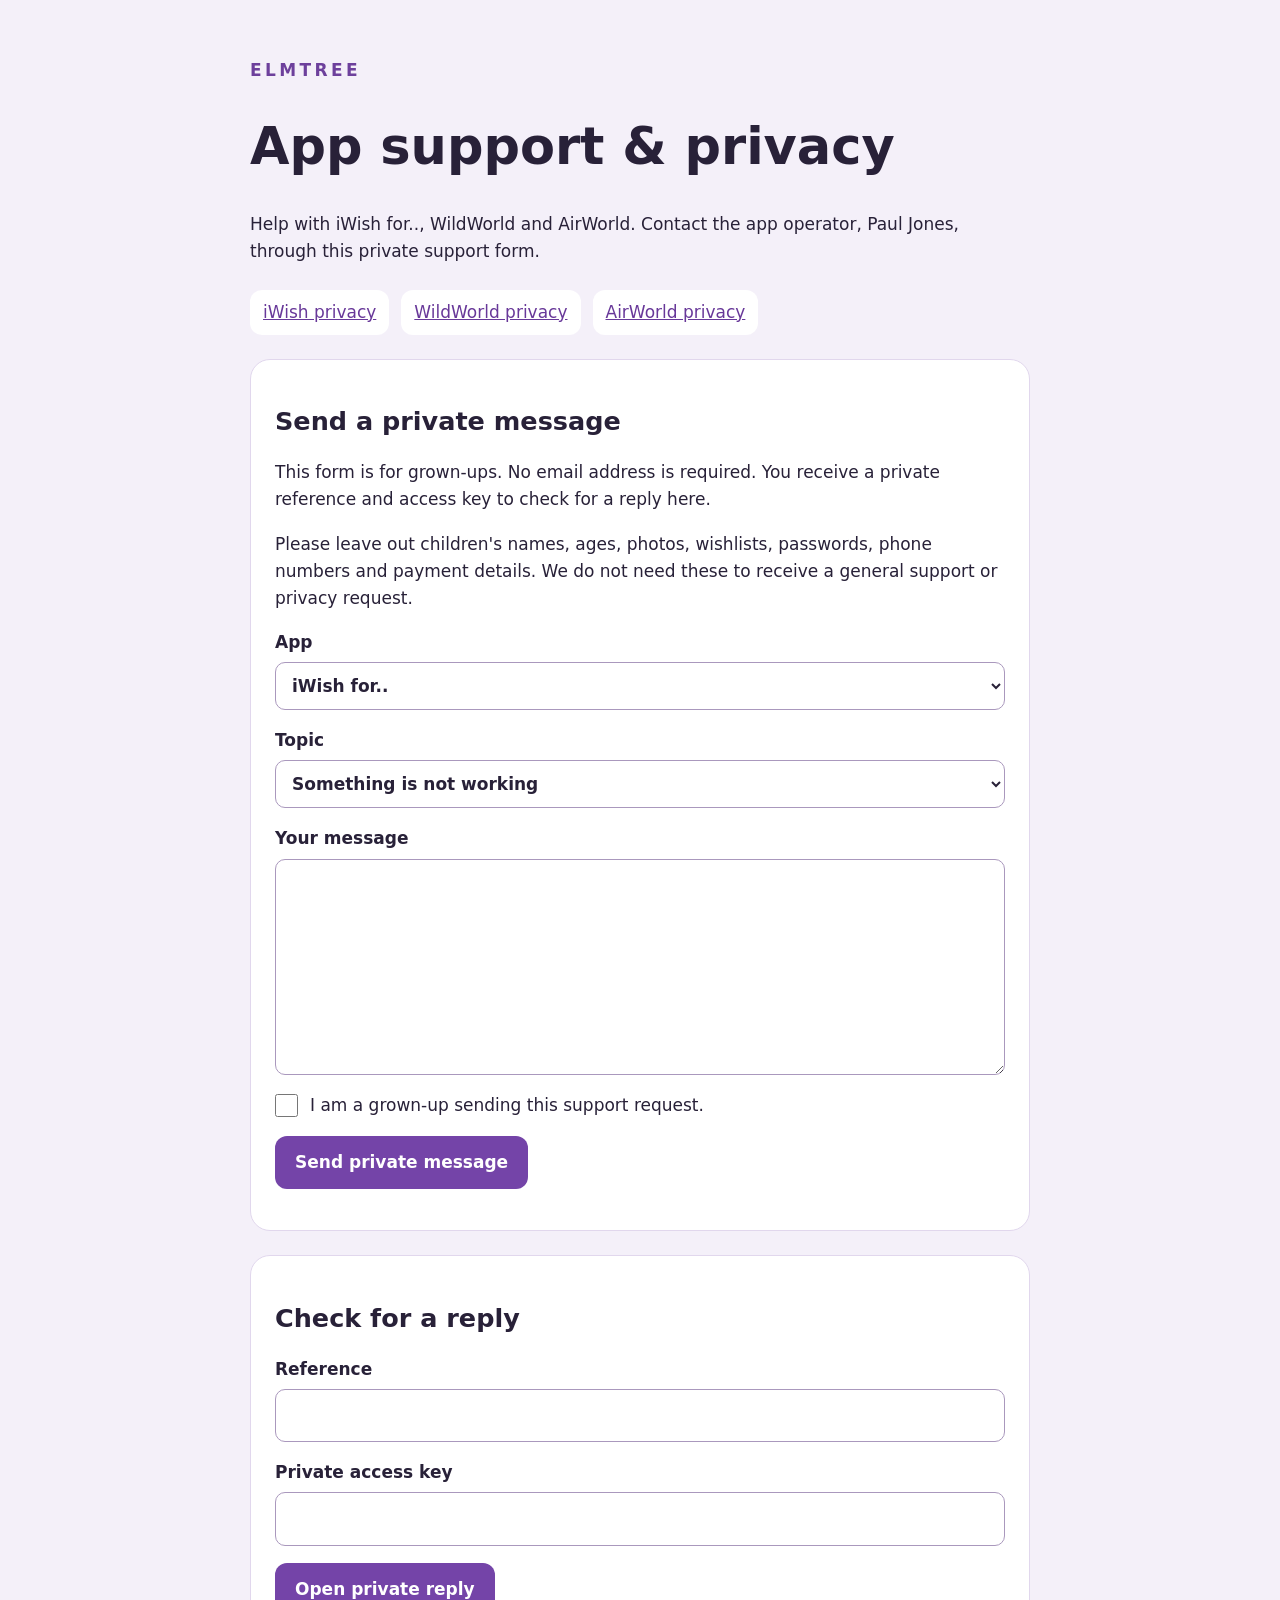
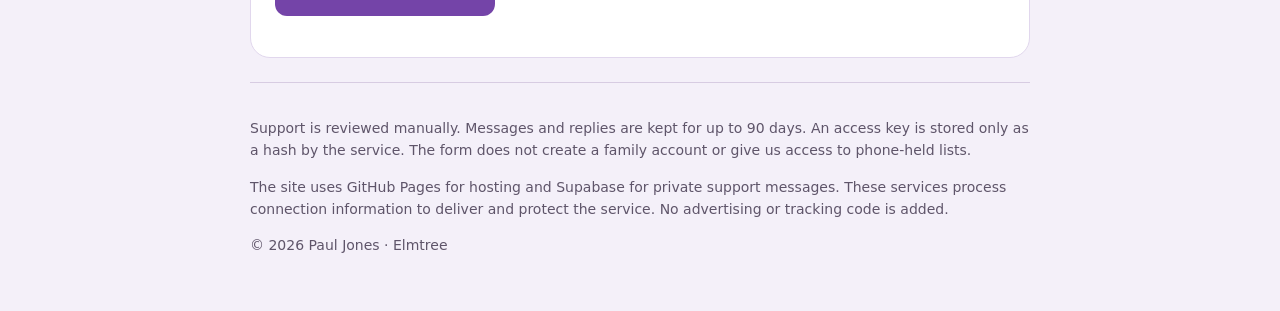
<file: index.html>
<!doctype html><html lang="en"><head><meta charset="utf-8"><meta name="viewport" content="width=device-width,initial-scale=1"><meta name="referrer" content="no-referrer"><meta http-equiv="Content-Security-Policy" content="default-src 'self'; connect-src https://fhrljdghwdedxhmypvoh.supabase.co; img-src 'self' data:; object-src 'none'; base-uri 'none'; form-action 'none'"><title>Elmtree app support</title><link rel="stylesheet" href="style.css"><script src="support.js" defer></script></head><body><main><p class="brand">ELMTREE</p><h1>App support &amp; privacy</h1><p>Help with iWish for.., WildWorld and AirWorld. Contact the app operator, Paul Jones, through this private support form.</p><nav aria-label="Privacy notices"><a href="iwish-privacy.html">iWish privacy</a><a href="wildworld-privacy.html">WildWorld privacy</a><a href="airworld-privacy.html">AirWorld privacy</a></nav><section><h2>Send a private message</h2><p>This form is for grown-ups. No email address is required. You receive a private reference and access key to check for a reply here.</p><p>Please leave out children's names, ages, photos, wishlists, passwords, phone numbers and payment details. We do not need these to receive a general support or privacy request.</p><form id="contact"><label>App<select name="app"><option value="iwish">iWish for..</option><option value="wildworld">WildWorld</option><option value="airworld">AirWorld</option></select></label><label>Topic<select name="topic"><option value="problem">Something is not working</option><option value="wrong-content">A photo or fact needs correcting</option><option value="privacy">Privacy or deletion request</option><option value="idea">An idea</option><option value="other">Something else</option></select></label><label>Your message<textarea name="message" minlength="10" maxlength="3000" required rows="7"></textarea></label><label class="check"><input type="checkbox" name="adult" required>I am a grown-up sending this support request.</label><button type="submit">Send private message</button></form><p id="send-status" role="status"></p><div id="receipt" hidden><h3>Keep these private</h3><p>Save both values. They open any reply; we cannot send you a reminder.</p><label>Reference<input id="new-reference" readonly></label><label>Access key<input id="new-key" readonly></label></div></section><section><h2>Check for a reply</h2><form id="lookup"><label>Reference<input name="reference" required autocomplete="off"></label><label>Private access key<input name="key" required autocomplete="off" type="password"></label><button type="submit">Open private reply</button></form><p id="reply-status" role="status"></p><pre id="reply"></pre></section><footer><p>Support is reviewed manually. Messages and replies are kept for up to 90 days. An access key is stored only as a hash by the service. The form does not create a family account or give us access to phone-held lists.</p><p>The site uses GitHub Pages for hosting and Supabase for private support messages. These services process connection information to deliver and protect the service. No advertising or tracking code is added.</p><p>© 2026 Paul Jones · Elmtree</p></footer></main></body></html>
</file>
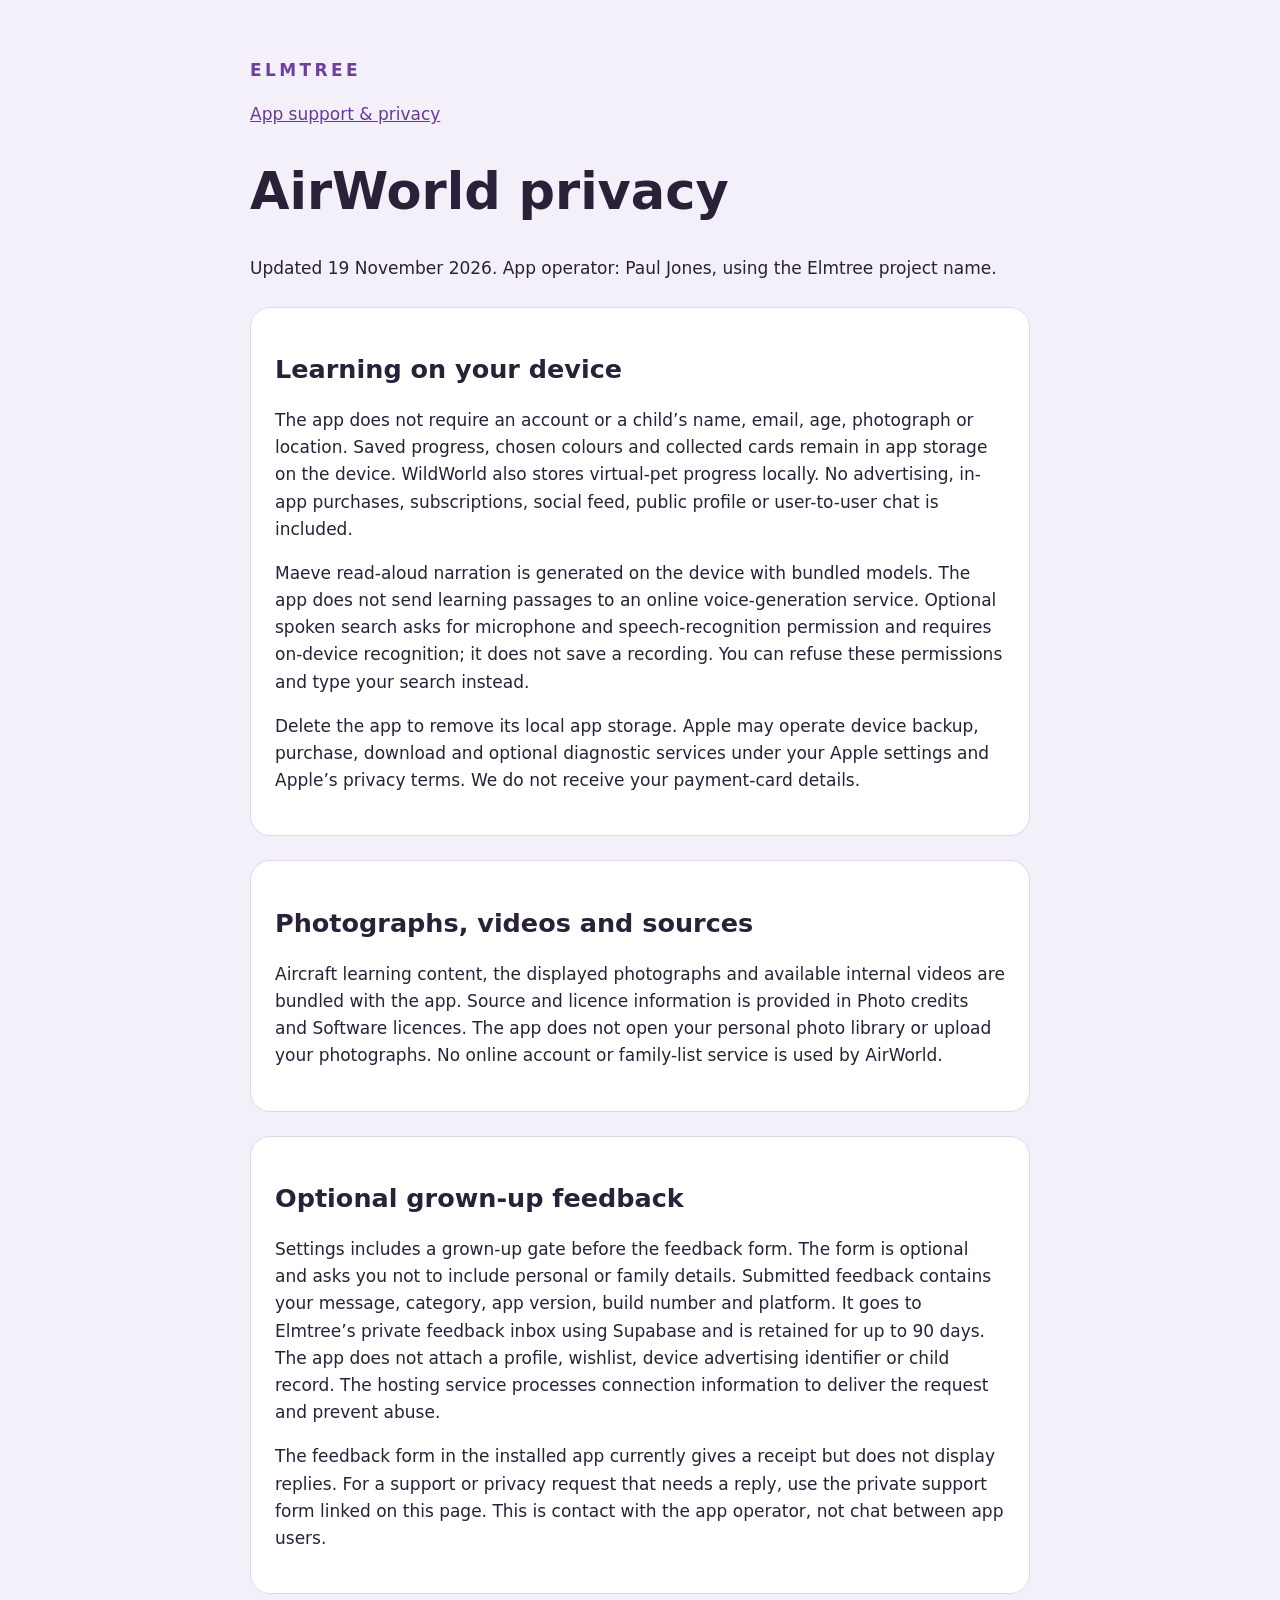
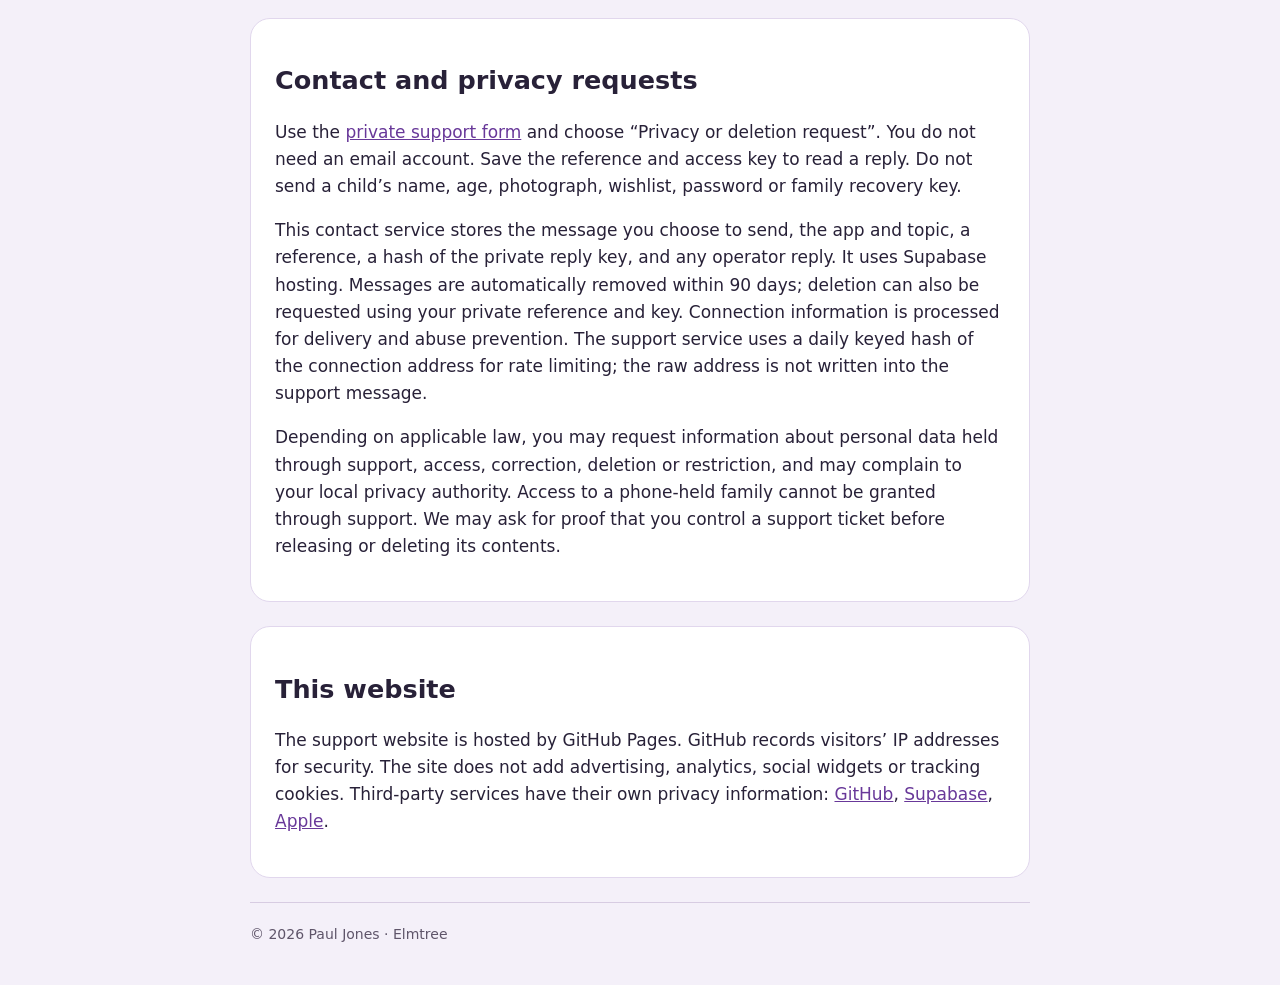
<file: airworld-privacy.html>
<!doctype html><html lang="en"><head><meta charset="utf-8"><meta name="viewport" content="width=device-width,initial-scale=1"><meta name="referrer" content="no-referrer"><title>AirWorld privacy</title><link rel="stylesheet" href="style.css"></head><body><main><p class="brand">ELMTREE</p><a href="index.html">App support &amp; privacy</a><h1>AirWorld privacy</h1><p>Updated 19 November 2026. App operator: Paul Jones, using the Elmtree project name.</p><section><h2>Learning on your device</h2><p>The app does not require an account or a child’s name, email, age, photograph or location. Saved progress, chosen colours and collected cards remain in app storage on the device. WildWorld also stores virtual-pet progress locally. No advertising, in-app purchases, subscriptions, social feed, public profile or user-to-user chat is included.</p><p>Maeve read-aloud narration is generated on the device with bundled models. The app does not send learning passages to an online voice-generation service. Optional spoken search asks for microphone and speech-recognition permission and requires on-device recognition; it does not save a recording. You can refuse these permissions and type your search instead.</p><p>Delete the app to remove its local app storage. Apple may operate device backup, purchase, download and optional diagnostic services under your Apple settings and Apple’s privacy terms. We do not receive your payment-card details.</p></section><section><h2>Photographs, videos and sources</h2><p>Aircraft learning content, the displayed photographs and available internal videos are bundled with the app. Source and licence information is provided in Photo credits and Software licences. The app does not open your personal photo library or upload your photographs. No online account or family-list service is used by AirWorld.</p></section><section><h2>Optional grown-up feedback</h2><p>Settings includes a grown-up gate before the feedback form. The form is optional and asks you not to include personal or family details. Submitted feedback contains your message, category, app version, build number and platform. It goes to Elmtree’s private feedback inbox using Supabase and is retained for up to 90 days. The app does not attach a profile, wishlist, device advertising identifier or child record. The hosting service processes connection information to deliver the request and prevent abuse.</p><p>The feedback form in the installed app currently gives a receipt but does not display replies. For a support or privacy request that needs a reply, use the private support form linked on this page. This is contact with the app operator, not chat between app users.</p></section><section><h2>Contact and privacy requests</h2><p>Use the <a href="index.html">private support form</a> and choose “Privacy or deletion request”. You do not need an email account. Save the reference and access key to read a reply. Do not send a child’s name, age, photograph, wishlist, password or family recovery key.</p><p>This contact service stores the message you choose to send, the app and topic, a reference, a hash of the private reply key, and any operator reply. It uses Supabase hosting. Messages are automatically removed within 90 days; deletion can also be requested using your private reference and key. Connection information is processed for delivery and abuse prevention. The support service uses a daily keyed hash of the connection address for rate limiting; the raw address is not written into the support message.</p><p>Depending on applicable law, you may request information about personal data held through support, access, correction, deletion or restriction, and may complain to your local privacy authority. Access to a phone-held family cannot be granted through support. We may ask for proof that you control a support ticket before releasing or deleting its contents.</p></section><section><h2>This website</h2><p>The support website is hosted by GitHub Pages. GitHub records visitors’ IP addresses for security. The site does not add advertising, analytics, social widgets or tracking cookies. Third-party services have their own privacy information: <a href="https://docs.github.com/en/site-policy/privacy-policies/github-general-privacy-statement">GitHub</a>, <a href="https://supabase.com/privacy">Supabase</a>, <a href="https://www.apple.com/legal/privacy/">Apple</a>.</p></section><footer>© 2026 Paul Jones · Elmtree</footer></main></body></html>
</file>
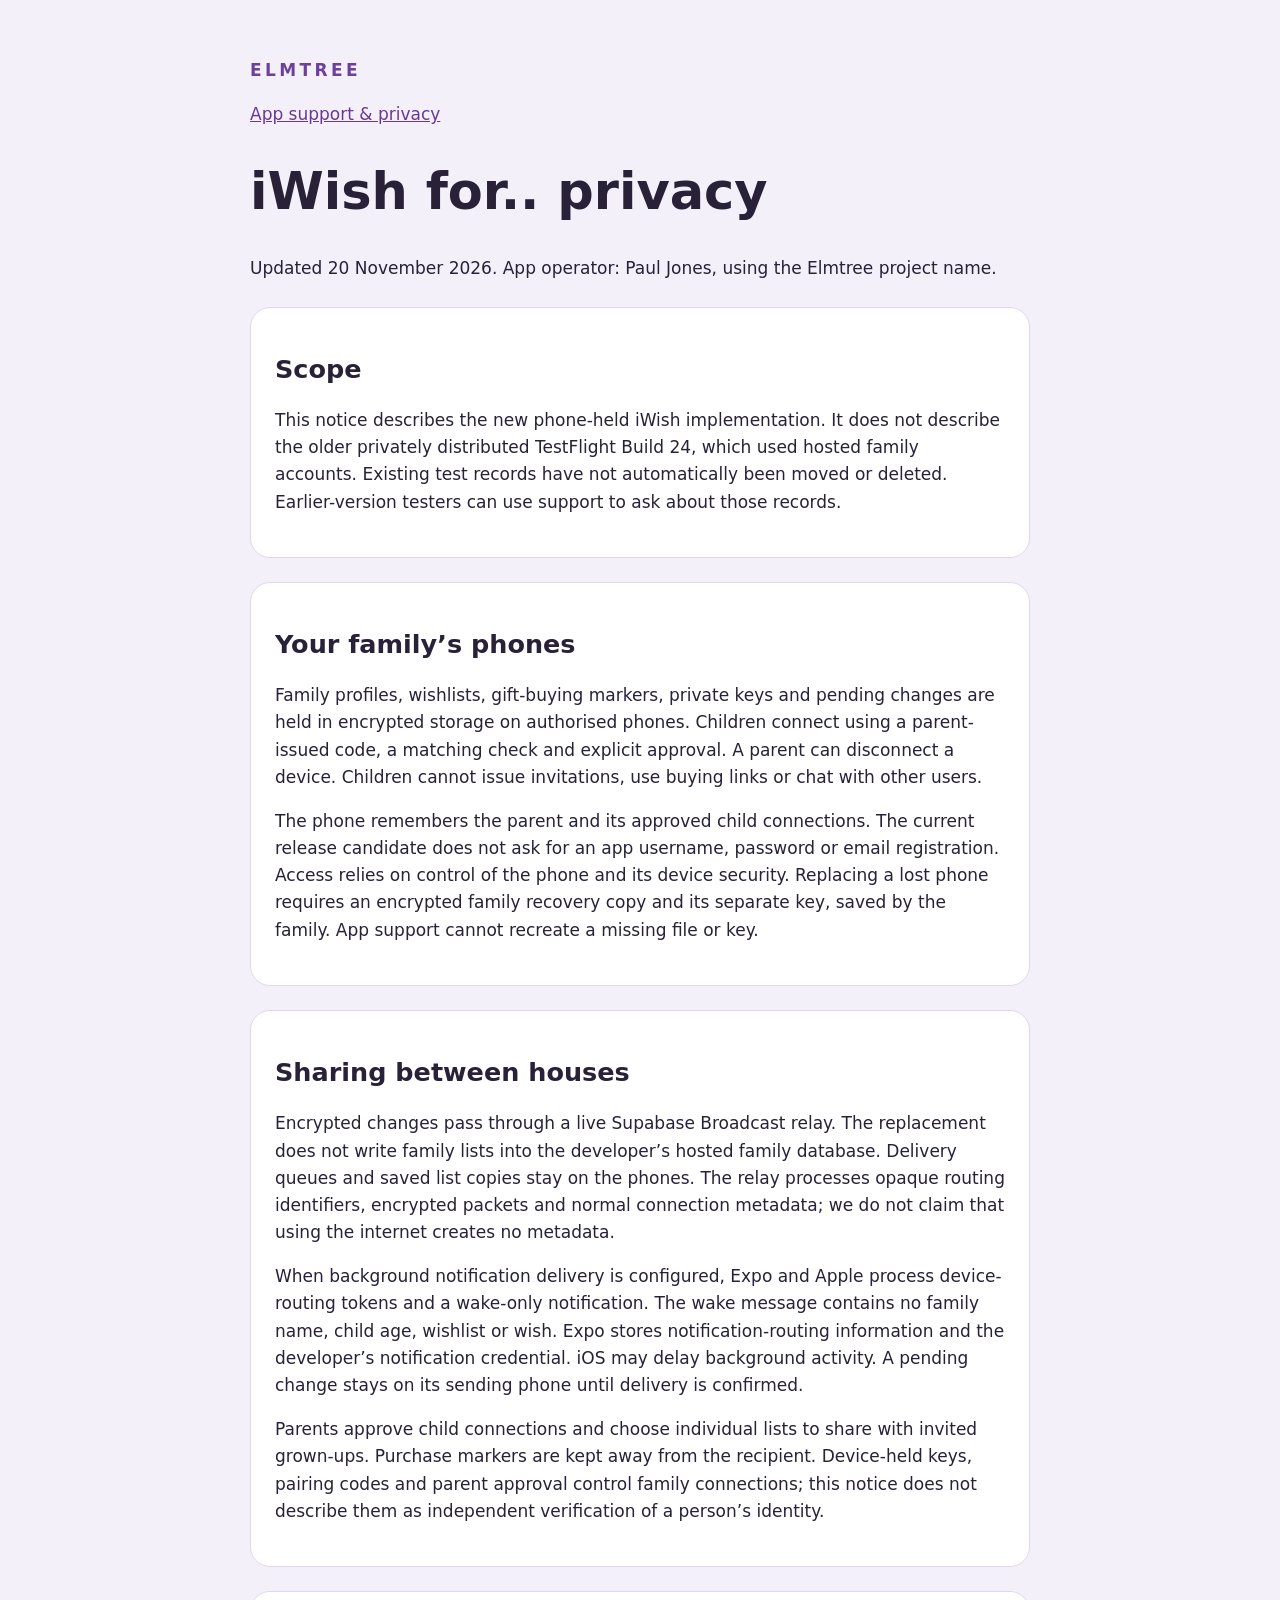
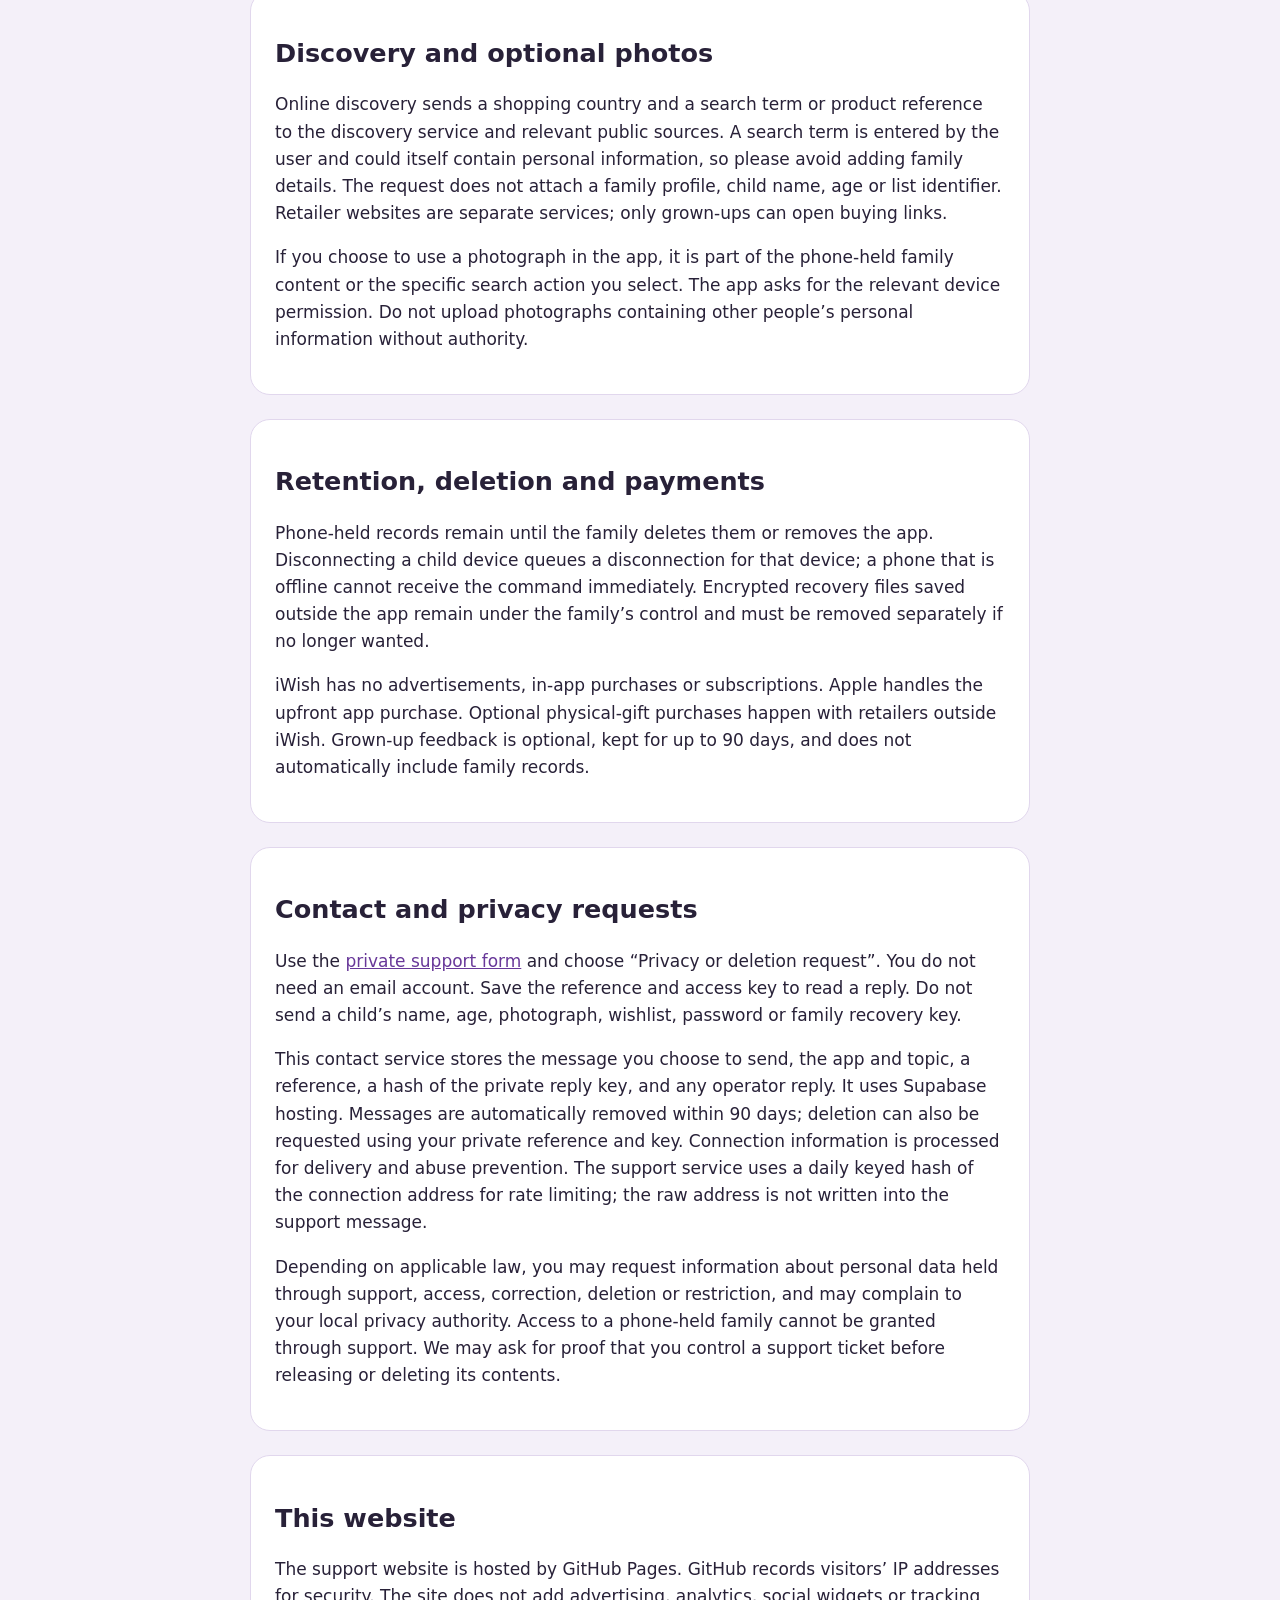
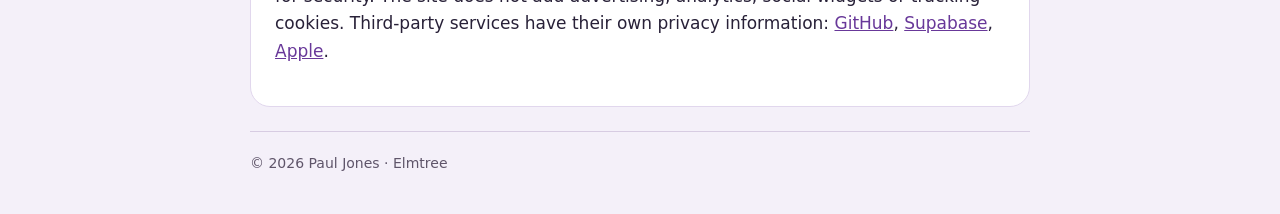
<file: iwish-privacy.html>
<!doctype html><html lang="en"><head><meta charset="utf-8"><meta name="viewport" content="width=device-width,initial-scale=1"><meta name="referrer" content="no-referrer"><title>iWish for.. privacy</title><link rel="stylesheet" href="style.css"></head><body><main><p class="brand">ELMTREE</p><a href="index.html">App support &amp; privacy</a><h1>iWish for.. privacy</h1><p>Updated 20 November 2026. App operator: Paul Jones, using the Elmtree project name.</p><section><h2>Scope</h2><p>This notice describes the new phone-held iWish implementation. It does not describe the older privately distributed TestFlight Build 24, which used hosted family accounts. Existing test records have not automatically been moved or deleted. Earlier-version testers can use support to ask about those records.</p></section><section><h2>Your family’s phones</h2><p>Family profiles, wishlists, gift-buying markers, private keys and pending changes are held in encrypted storage on authorised phones. Children connect using a parent-issued code, a matching check and explicit approval. A parent can disconnect a device. Children cannot issue invitations, use buying links or chat with other users.</p><p>The phone remembers the parent and its approved child connections. The current release candidate does not ask for an app username, password or email registration. Access relies on control of the phone and its device security. Replacing a lost phone requires an encrypted family recovery copy and its separate key, saved by the family. App support cannot recreate a missing file or key.</p></section><section><h2>Sharing between houses</h2><p>Encrypted changes pass through a live Supabase Broadcast relay. The replacement does not write family lists into the developer’s hosted family database. Delivery queues and saved list copies stay on the phones. The relay processes opaque routing identifiers, encrypted packets and normal connection metadata; we do not claim that using the internet creates no metadata.</p><p>When background notification delivery is configured, Expo and Apple process device-routing tokens and a wake-only notification. The wake message contains no family name, child age, wishlist or wish. Expo stores notification-routing information and the developer’s notification credential. iOS may delay background activity. A pending change stays on its sending phone until delivery is confirmed.</p><p>Parents approve child connections and choose individual lists to share with invited grown-ups. Purchase markers are kept away from the recipient. Device-held keys, pairing codes and parent approval control family connections; this notice does not describe them as independent verification of a person’s identity.</p></section><section><h2>Discovery and optional photos</h2><p>Online discovery sends a shopping country and a search term or product reference to the discovery service and relevant public sources. A search term is entered by the user and could itself contain personal information, so please avoid adding family details. The request does not attach a family profile, child name, age or list identifier. Retailer websites are separate services; only grown-ups can open buying links.</p><p>If you choose to use a photograph in the app, it is part of the phone-held family content or the specific search action you select. The app asks for the relevant device permission. Do not upload photographs containing other people’s personal information without authority.</p></section><section><h2>Retention, deletion and payments</h2><p>Phone-held records remain until the family deletes them or removes the app. Disconnecting a child device queues a disconnection for that device; a phone that is offline cannot receive the command immediately. Encrypted recovery files saved outside the app remain under the family’s control and must be removed separately if no longer wanted.</p><p>iWish has no advertisements, in-app purchases or subscriptions. Apple handles the upfront app purchase. Optional physical-gift purchases happen with retailers outside iWish. Grown-up feedback is optional, kept for up to 90 days, and does not automatically include family records.</p></section><section><h2>Contact and privacy requests</h2><p>Use the <a href="index.html">private support form</a> and choose “Privacy or deletion request”. You do not need an email account. Save the reference and access key to read a reply. Do not send a child’s name, age, photograph, wishlist, password or family recovery key.</p><p>This contact service stores the message you choose to send, the app and topic, a reference, a hash of the private reply key, and any operator reply. It uses Supabase hosting. Messages are automatically removed within 90 days; deletion can also be requested using your private reference and key. Connection information is processed for delivery and abuse prevention. The support service uses a daily keyed hash of the connection address for rate limiting; the raw address is not written into the support message.</p><p>Depending on applicable law, you may request information about personal data held through support, access, correction, deletion or restriction, and may complain to your local privacy authority. Access to a phone-held family cannot be granted through support. We may ask for proof that you control a support ticket before releasing or deleting its contents.</p></section><section><h2>This website</h2><p>The support website is hosted by GitHub Pages. GitHub records visitors’ IP addresses for security. The site does not add advertising, analytics, social widgets or tracking cookies. Third-party services have their own privacy information: <a href="https://docs.github.com/en/site-policy/privacy-policies/github-general-privacy-statement">GitHub</a>, <a href="https://supabase.com/privacy">Supabase</a>, <a href="https://www.apple.com/legal/privacy/">Apple</a>.</p></section><footer>© 2026 Paul Jones · Elmtree</footer></main></body></html>
</file>
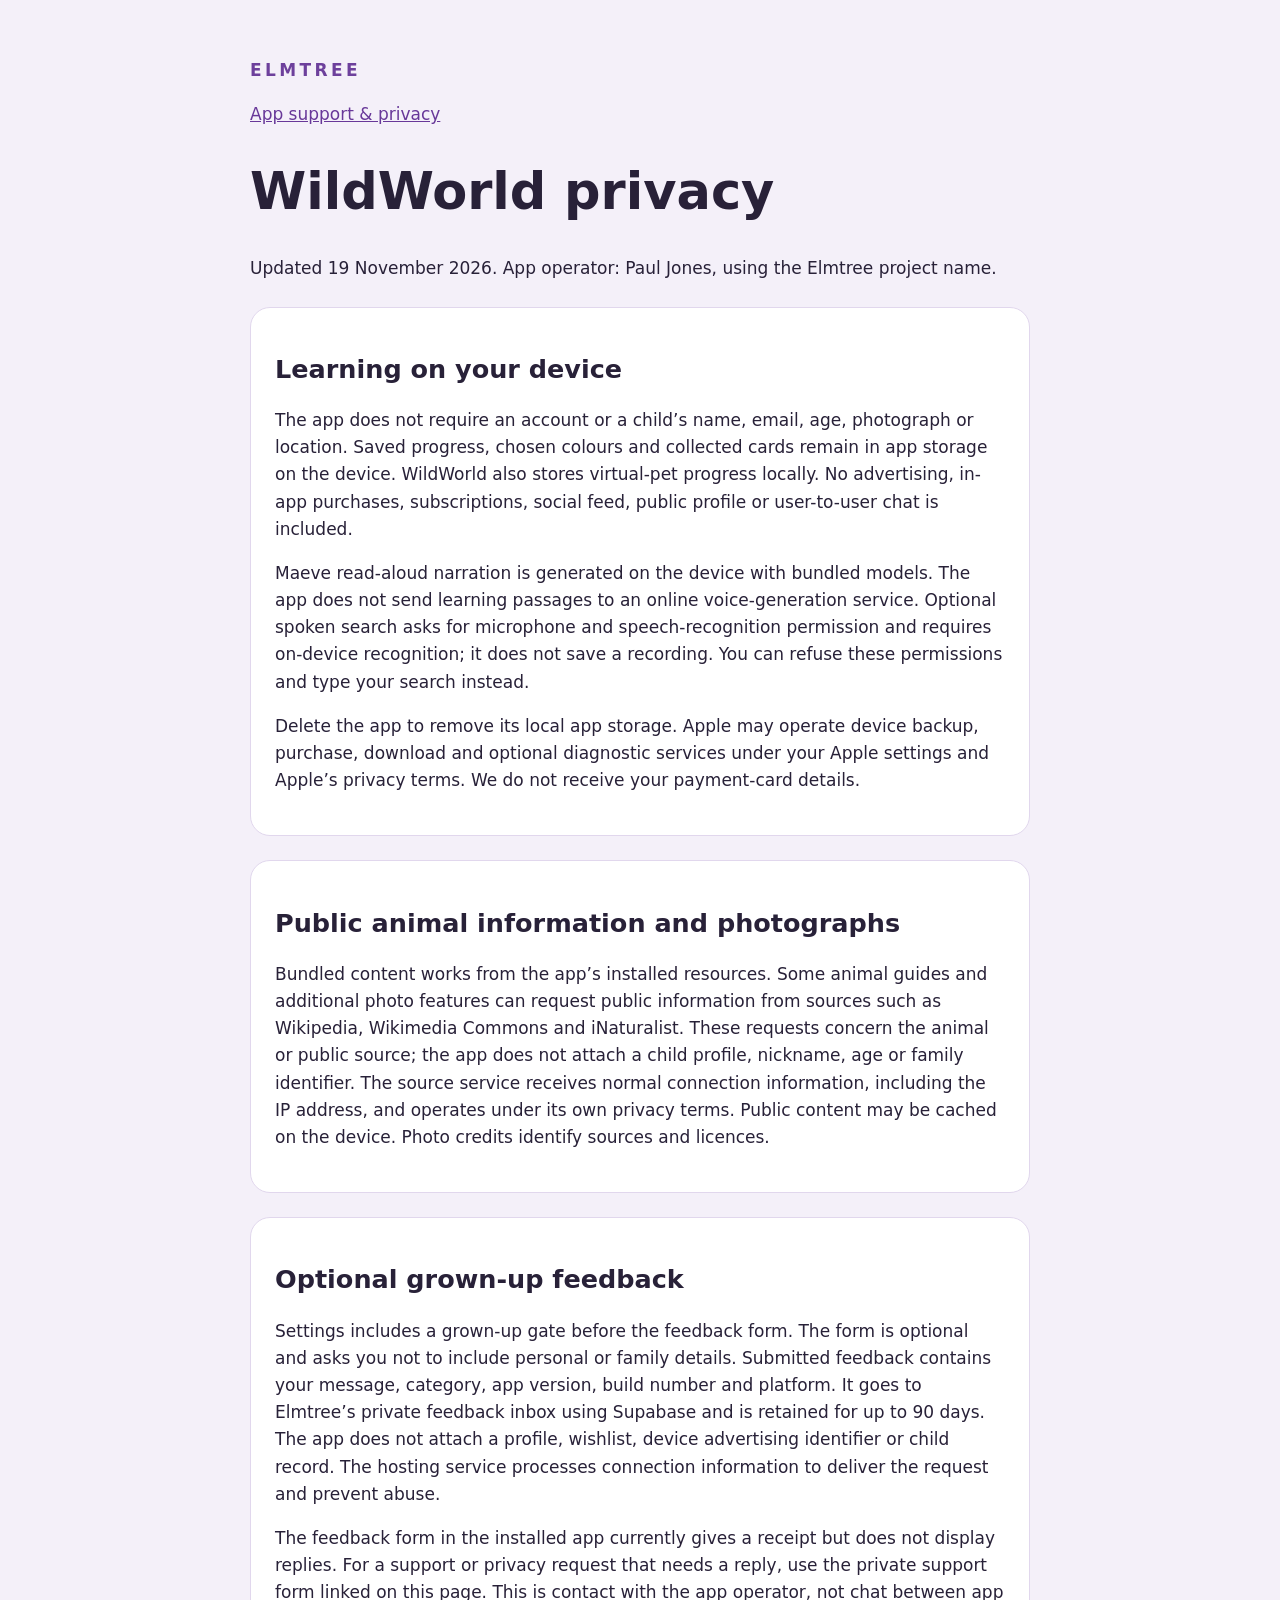
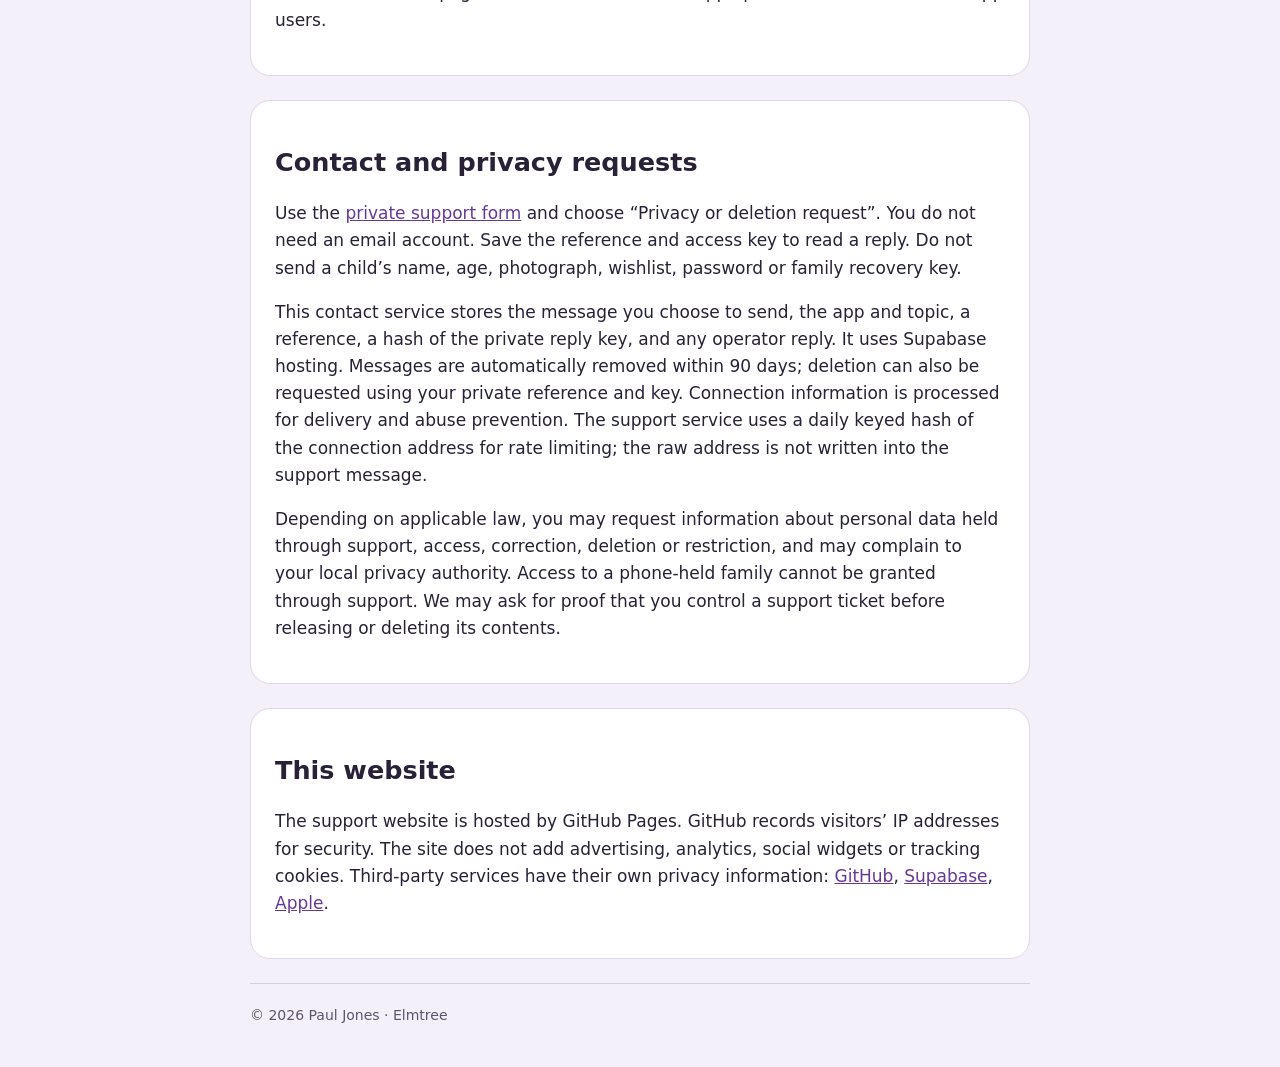
<file: wildworld-privacy.html>
<!doctype html><html lang="en"><head><meta charset="utf-8"><meta name="viewport" content="width=device-width,initial-scale=1"><meta name="referrer" content="no-referrer"><title>WildWorld privacy</title><link rel="stylesheet" href="style.css"></head><body><main><p class="brand">ELMTREE</p><a href="index.html">App support &amp; privacy</a><h1>WildWorld privacy</h1><p>Updated 19 November 2026. App operator: Paul Jones, using the Elmtree project name.</p><section><h2>Learning on your device</h2><p>The app does not require an account or a child’s name, email, age, photograph or location. Saved progress, chosen colours and collected cards remain in app storage on the device. WildWorld also stores virtual-pet progress locally. No advertising, in-app purchases, subscriptions, social feed, public profile or user-to-user chat is included.</p><p>Maeve read-aloud narration is generated on the device with bundled models. The app does not send learning passages to an online voice-generation service. Optional spoken search asks for microphone and speech-recognition permission and requires on-device recognition; it does not save a recording. You can refuse these permissions and type your search instead.</p><p>Delete the app to remove its local app storage. Apple may operate device backup, purchase, download and optional diagnostic services under your Apple settings and Apple’s privacy terms. We do not receive your payment-card details.</p></section><section><h2>Public animal information and photographs</h2><p>Bundled content works from the app’s installed resources. Some animal guides and additional photo features can request public information from sources such as Wikipedia, Wikimedia Commons and iNaturalist. These requests concern the animal or public source; the app does not attach a child profile, nickname, age or family identifier. The source service receives normal connection information, including the IP address, and operates under its own privacy terms. Public content may be cached on the device. Photo credits identify sources and licences.</p></section><section><h2>Optional grown-up feedback</h2><p>Settings includes a grown-up gate before the feedback form. The form is optional and asks you not to include personal or family details. Submitted feedback contains your message, category, app version, build number and platform. It goes to Elmtree’s private feedback inbox using Supabase and is retained for up to 90 days. The app does not attach a profile, wishlist, device advertising identifier or child record. The hosting service processes connection information to deliver the request and prevent abuse.</p><p>The feedback form in the installed app currently gives a receipt but does not display replies. For a support or privacy request that needs a reply, use the private support form linked on this page. This is contact with the app operator, not chat between app users.</p></section><section><h2>Contact and privacy requests</h2><p>Use the <a href="index.html">private support form</a> and choose “Privacy or deletion request”. You do not need an email account. Save the reference and access key to read a reply. Do not send a child’s name, age, photograph, wishlist, password or family recovery key.</p><p>This contact service stores the message you choose to send, the app and topic, a reference, a hash of the private reply key, and any operator reply. It uses Supabase hosting. Messages are automatically removed within 90 days; deletion can also be requested using your private reference and key. Connection information is processed for delivery and abuse prevention. The support service uses a daily keyed hash of the connection address for rate limiting; the raw address is not written into the support message.</p><p>Depending on applicable law, you may request information about personal data held through support, access, correction, deletion or restriction, and may complain to your local privacy authority. Access to a phone-held family cannot be granted through support. We may ask for proof that you control a support ticket before releasing or deleting its contents.</p></section><section><h2>This website</h2><p>The support website is hosted by GitHub Pages. GitHub records visitors’ IP addresses for security. The site does not add advertising, analytics, social widgets or tracking cookies. Third-party services have their own privacy information: <a href="https://docs.github.com/en/site-policy/privacy-policies/github-general-privacy-statement">GitHub</a>, <a href="https://supabase.com/privacy">Supabase</a>, <a href="https://www.apple.com/legal/privacy/">Apple</a>.</p></section><footer>© 2026 Paul Jones · Elmtree</footer></main></body></html>
</file>
<file: style.css>
:root{font:17px/1.6 system-ui,sans-serif;color:#282138;background:#f4f0f9}*{box-sizing:border-box}main{max-width:820px;margin:auto;padding:32px 20px}.brand{font-weight:800;letter-spacing:.2em;color:#6d409c}h1{font-size:clamp(2rem,6vw,3rem);line-height:1.15}h2{line-height:1.3}nav{display:flex;flex-wrap:wrap;gap:12px;margin:24px 0}a{color:#683899}nav a{padding:9px 13px;background:#fff;border-radius:12px}section{margin:24px 0;padding:24px;background:#fff;border-radius:20px;border:1px solid #e1d7ed}label{display:block;font-weight:650;margin:17px 0}input,select,textarea{display:block;width:100%;padding:12px;border:1px solid #aa98bd;border-radius:10px;font:inherit;color:inherit;background:#fff;margin-top:6px}.check{display:flex;align-items:center;gap:12px;font-weight:400}.check input{width:23px;height:23px;margin:0}button{border:0;border-radius:12px;background:#7444a8;color:#fff;font:inherit;font-weight:700;padding:13px 20px;min-height:48px;cursor:pointer}button:disabled{opacity:.6;cursor:wait}pre{white-space:pre-wrap;overflow-wrap:anywhere;font:inherit}footer{font-size:14px;color:#5f556a;border-top:1px solid #d7cce2;padding-top:20px}input[readonly]{font:15px/1.5 ui-monospace,monospace}button:focus-visible,a:focus-visible,input:focus-visible,textarea:focus-visible,select:focus-visible{outline:3px solid #d59f31;outline-offset:3px}
</file>
